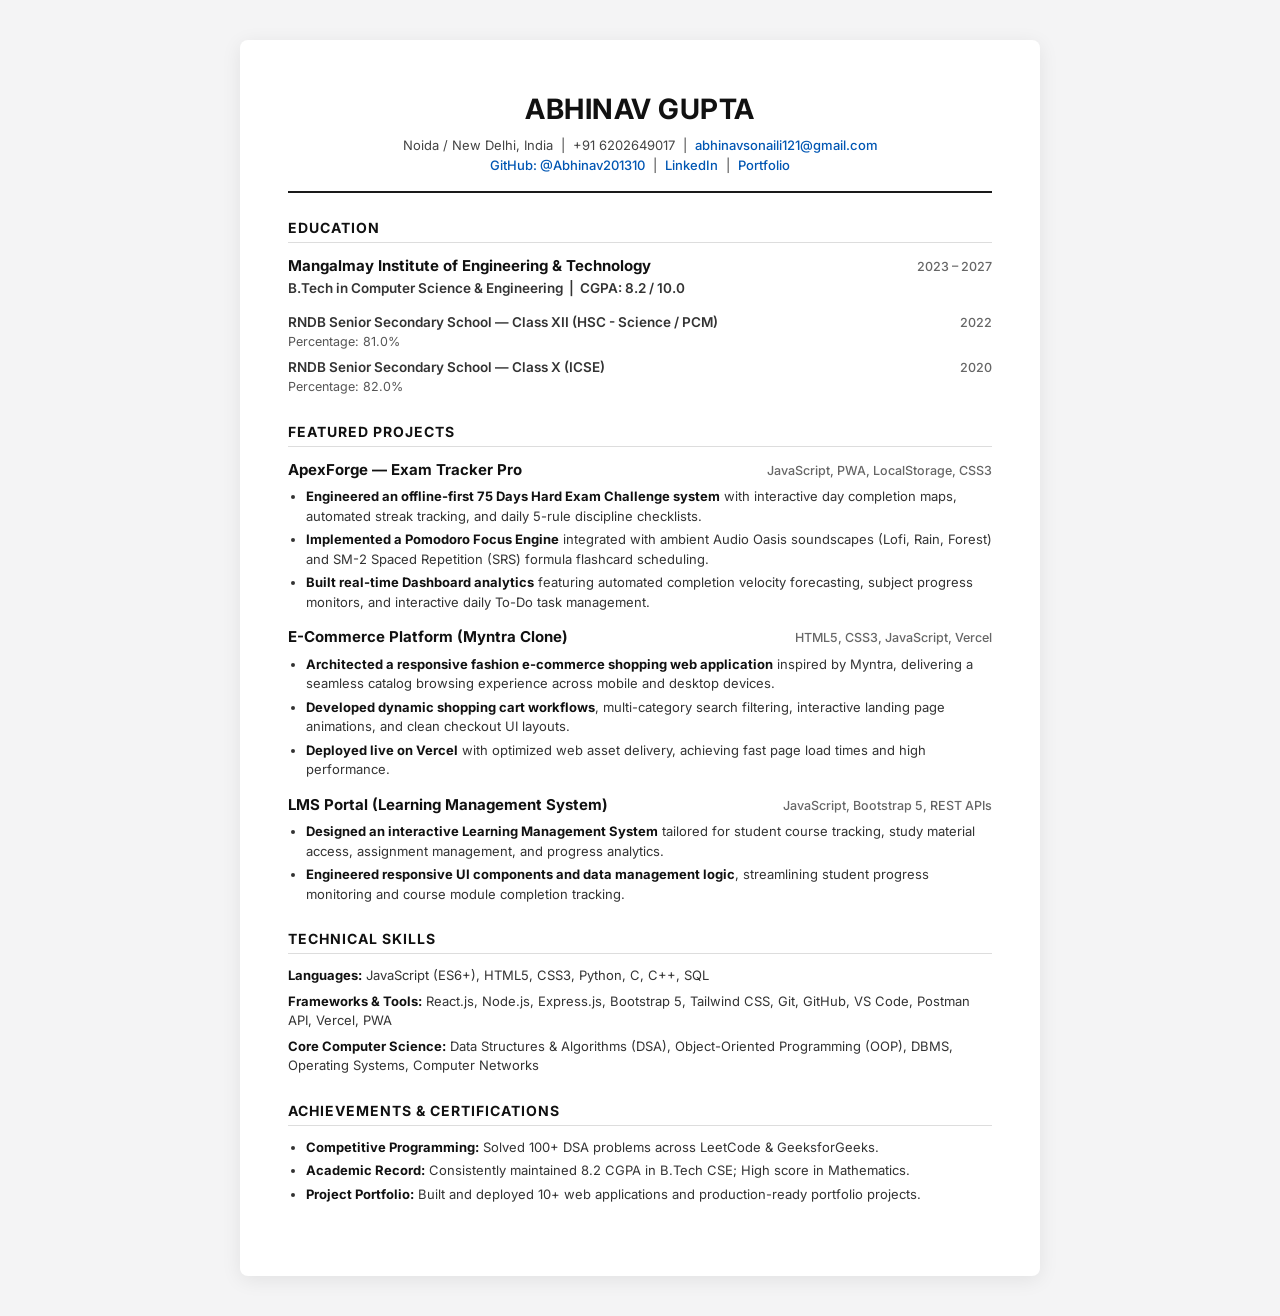
<file: resume.html>
<!DOCTYPE html>
<html lang="en">
<head>
<meta charset="UTF-8">
<meta name="viewport" content="width=device-width, initial-scale=1.0">
<title>Abhinav Gupta — Resume</title>
<style>
  @import url('https://fonts.googleapis.com/css2?family=Inter:wght@400;500;600;700&display=swap');
  * { box-sizing: border-box; margin: 0; padding: 0; }
  body {
    font-family: 'Inter', sans-serif;
    color: #1a1a1a;
    line-height: 1.5;
    background: #f4f4f5;
    padding: 40px 20px;
  }
  .resume-container {
    max-width: 800px;
    margin: 0 auto;
    background: #ffffff;
    padding: 48px;
    border-radius: 8px;
    box-shadow: 0 4px 20px rgba(0,0,0,0.08);
  }
  header { text-align: center; margin-bottom: 24px; border-bottom: 2px solid #1a1a1a; padding-bottom: 16px; }
  h1 { font-size: 28px; font-weight: 700; text-transform: uppercase; letter-spacing: 0.5px; color: #111; }
  .contact-info { font-size: 13px; color: #444; margin-top: 6px; }
  .contact-info a { color: #0056b3; text-decoration: none; font-weight: 500; }
  .contact-info a:hover { text-decoration: underline; }
  
  section { margin-bottom: 24px; }
  .section-title { font-size: 14px; font-weight: 700; text-transform: uppercase; letter-spacing: 1px; color: #111; border-bottom: 1px solid #ddd; padding-bottom: 4px; margin-bottom: 12px; }
  
  .item { margin-bottom: 14px; }
  .item-header { display: flex; justify-content: space-between; align-items: baseline; }
  .item-title { font-size: 15px; font-weight: 700; color: #111; }
  .item-sub { font-size: 13.5px; font-weight: 600; color: #333; }
  .item-date { font-size: 12.5px; color: #666; font-weight: 500; }
  
  ul { margin-left: 18px; margin-top: 6px; }
  li { font-size: 13px; color: #333; margin-bottom: 4px; }
  li strong { color: #111; }
  
  .skills-list p { font-size: 13px; color: #333; margin-bottom: 6px; }
  .skills-list strong { color: #111; }

  @media print {
    body { background: #fff; padding: 0; }
    .resume-container { box-shadow: none; padding: 0; max-width: 100%; }
    a { color: #1a1a1a !important; text-decoration: none !important; }
  }
</style>
</head>
<body>

<div class="resume-container">
  <header>
    <h1>ABHINAV GUPTA</h1>
    <div class="contact-info">
      Noida / New Delhi, India &nbsp;|&nbsp; +91 6202649017 &nbsp;|&nbsp; <a href="mailto:abhinavsonaili121@gmail.com">abhinavsonaili121@gmail.com</a><br>
      <a href="https://github.com/Abhinav201310" target="_blank">GitHub: @Abhinav201310</a> &nbsp;|&nbsp;
      <a href="https://www.linkedin.com/in/abhinav-gupta-052860239/" target="_blank">LinkedIn</a> &nbsp;|&nbsp;
      <a href="https://abhinav-portfolio-delta.vercel.app" target="_blank">Portfolio</a>
    </div>
  </header>

  <section>
    <div class="section-title">EDUCATION</div>
    <div class="item">
      <div class="item-header">
        <span class="item-title">Mangalmay Institute of Engineering & Technology</span>
        <span class="item-date">2023 – 2027</span>
      </div>
      <div class="item-sub">B.Tech in Computer Science & Engineering &nbsp;|&nbsp; CGPA: 8.2 / 10.0</div>
    </div>
    <div class="item" style="margin-bottom:6px;">
      <div class="item-header">
        <span class="item-sub">RNDB Senior Secondary School — Class XII (HSC - Science / PCM)</span>
        <span class="item-date">2022</span>
      </div>
      <div style="font-size:12.5px; color:#555;">Percentage: 81.0%</div>
    </div>
    <div class="item">
      <div class="item-header">
        <span class="item-sub">RNDB Senior Secondary School — Class X (ICSE)</span>
        <span class="item-date">2020</span>
      </div>
      <div style="font-size:12.5px; color:#555;">Percentage: 82.0%</div>
    </div>
  </section>

  <section>
    <div class="section-title">FEATURED PROJECTS</div>

    <div class="item">
      <div class="item-header">
        <span class="item-title">ApexForge — Exam Tracker Pro</span>
        <span class="item-date">JavaScript, PWA, LocalStorage, CSS3</span>
      </div>
      <ul>
        <li><strong>Engineered an offline-first 75 Days Hard Exam Challenge system</strong> with interactive day completion maps, automated streak tracking, and daily 5-rule discipline checklists.</li>
        <li><strong>Implemented a Pomodoro Focus Engine</strong> integrated with ambient Audio Oasis soundscapes (Lofi, Rain, Forest) and SM-2 Spaced Repetition (SRS) formula flashcard scheduling.</li>
        <li><strong>Built real-time Dashboard analytics</strong> featuring automated completion velocity forecasting, subject progress monitors, and interactive daily To-Do task management.</li>
      </ul>
    </div>

    <div class="item">
      <div class="item-header">
        <span class="item-title">E-Commerce Platform (Myntra Clone)</span>
        <span class="item-date">HTML5, CSS3, JavaScript, Vercel</span>
      </div>
      <ul>
        <li><strong>Architected a responsive fashion e-commerce shopping web application</strong> inspired by Myntra, delivering a seamless catalog browsing experience across mobile and desktop devices.</li>
        <li><strong>Developed dynamic shopping cart workflows</strong>, multi-category search filtering, interactive landing page animations, and clean checkout UI layouts.</li>
        <li><strong>Deployed live on Vercel</strong> with optimized web asset delivery, achieving fast page load times and high performance.</li>
      </ul>
    </div>

    <div class="item">
      <div class="item-header">
        <span class="item-title">LMS Portal (Learning Management System)</span>
        <span class="item-date">JavaScript, Bootstrap 5, REST APIs</span>
      </div>
      <ul>
        <li><strong>Designed an interactive Learning Management System</strong> tailored for student course tracking, study material access, assignment management, and progress analytics.</li>
        <li><strong>Engineered responsive UI components and data management logic</strong>, streamlining student progress monitoring and course module completion tracking.</li>
      </ul>
    </div>
  </section>

  <section>
    <div class="section-title">TECHNICAL SKILLS</div>
    <div class="skills-list">
      <p><strong>Languages:</strong> JavaScript (ES6+), HTML5, CSS3, Python, C, C++, SQL</p>
      <p><strong>Frameworks & Tools:</strong> React.js, Node.js, Express.js, Bootstrap 5, Tailwind CSS, Git, GitHub, VS Code, Postman API, Vercel, PWA</p>
      <p><strong>Core Computer Science:</strong> Data Structures & Algorithms (DSA), Object-Oriented Programming (OOP), DBMS, Operating Systems, Computer Networks</p>
    </div>
  </section>

  <section>
    <div class="section-title">ACHIEVEMENTS & CERTIFICATIONS</div>
    <ul>
      <li><strong>Competitive Programming:</strong> Solved 100+ DSA problems across LeetCode & GeeksforGeeks.</li>
      <li><strong>Academic Record:</strong> Consistently maintained 8.2 CGPA in B.Tech CSE; High score in Mathematics.</li>
      <li><strong>Project Portfolio:</strong> Built and deployed 10+ web applications and production-ready portfolio projects.</li>
    </ul>
  </section>
</div>

</body>
</html>
</file>
